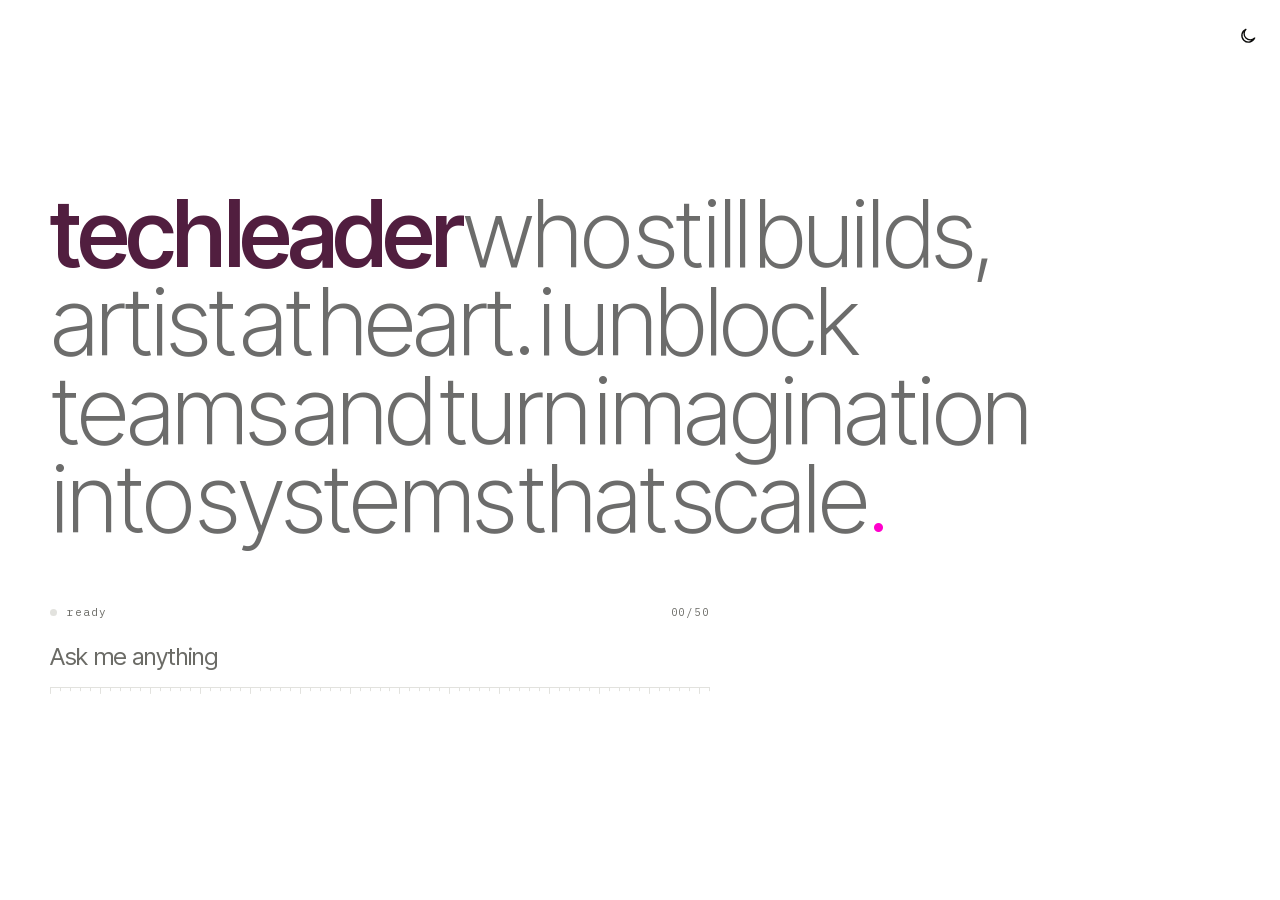
<file: index.html>
<!DOCTYPE html>
<html lang="en">
  <head>
    <meta charset="utf-8">
    <meta name="viewport" content="width=device-width, initial-scale=1.0, viewport-fit=cover">
    <title>Kostis Karampinas - Engineering Lead at Skroutz</title>
    <meta name="author" content="Kostis Karampinas">
    <meta name="robots" content="index, follow, max-image-preview:large, max-snippet:-1">
    <meta name="description" content="Tech leader who still builds, artist at heart. Engineering Lead at Skroutz, leading International across Cyprus, Romania and Bulgaria.">
    <meta name="keywords" content="Kostis Karampinas, Engineering Lead, Tech Lead, Software Engineer, AI-first engineering, Cross-border e-commerce, Film Photography, Skroutz, Greece">
    <meta name="theme-color" media="(prefers-color-scheme: light)" content="#FFFFFF">
    <meta name="theme-color" media="(prefers-color-scheme: dark)" content="#0B0B0A">

    <!-- Open Graph / Facebook -->
    <meta property="og:type" content="profile">
    <meta property="og:url" content="https://kostiskarampinas.com/">
    <meta property="og:title" content="Kostis Karampinas - Engineering Lead at Skroutz">
    <meta property="og:description" content="Tech leader who still builds, artist at heart. Ask me anything.">
    <meta property="og:image" content="https://kostiskarampinas.com/og.png">
    <meta property="og:image:width" content="1200">
    <meta property="og:image:height" content="630">
    <meta property="og:image:type" content="image/png">
    <meta property="og:image:alt" content="Kostis Karampinas: tech leader who still builds, artist at heart, ending in a magenta dot">
    <meta property="og:site_name" content="Kostis Karampinas">
    <meta property="og:locale" content="en_US">
    <meta property="profile:first_name" content="Kostis">
    <meta property="profile:last_name" content="Karampinas">

    <!-- Twitter -->
    <meta name="twitter:card" content="summary_large_image">
    <meta name="twitter:url" content="https://kostiskarampinas.com/">
    <meta name="twitter:title" content="Kostis Karampinas - Engineering Lead at Skroutz">
    <meta name="twitter:description" content="Tech leader who still builds, artist at heart. Ask me anything.">
    <meta name="twitter:image" content="https://kostiskarampinas.com/og.png">
    <meta name="twitter:image:alt" content="Kostis Karampinas: tech leader who still builds, artist at heart, ending in a magenta dot">
    <meta name="twitter:creator" content="@rpk0_">

    <link rel="canonical" href="https://kostiskarampinas.com/">
    <link rel="me" href="https://github.com/rpk0">
    <link rel="me" href="https://linkedin.com/in/kostis-karampinas">
    <link rel="me" href="https://x.com/rpk0_">
    <link rel="me" href="https://www.instagram.com/rpk.io/">
    <link rel="icon" href="/favicon.svg" type="image/svg+xml">
    <link rel="icon" href="/favicon-48.png" sizes="48x48" type="image/png">
    <link rel="apple-touch-icon" href="/apple-touch-icon.png">

    <link rel="preload" href="/fonts/inter-tight-latin.woff2" as="font" type="font/woff2" crossorigin>
    <link rel="stylesheet" href="css/site.css?v=20261101b">

    <!-- Apply a saved light/dark choice before first paint, so the page never flashes the wrong theme -->
    <script>
      try { const t = localStorage.getItem('theme'); if (t === 'dark' || t === 'light') document.documentElement.dataset.theme = t; } catch (e) {}
    </script>

    <!-- Structured Data -->
    <script type="application/ld+json">
    {
      "@context": "https://schema.org",
      "@graph": [
        {
          "@type": "WebSite",
          "@id": "https://kostiskarampinas.com/#website",
          "url": "https://kostiskarampinas.com/",
          "name": "Kostis Karampinas",
          "inLanguage": "en"
        },
        {
          "@type": "ProfilePage",
          "@id": "https://kostiskarampinas.com/#profile",
          "url": "https://kostiskarampinas.com/",
          "name": "Kostis Karampinas - Engineering Lead at Skroutz",
          "isPartOf": { "@id": "https://kostiskarampinas.com/#website" },
          "mainEntity": { "@id": "https://kostiskarampinas.com/#person" }
        },
        {
          "@type": "Person",
          "@id": "https://kostiskarampinas.com/#person",
          "name": "Kostis Karampinas",
          "url": "https://kostiskarampinas.com/",
          "image": "https://kostiskarampinas.com/profile.png",
          "description": "Tech leader who still builds, artist at heart. Senior Software Engineering Lead at Skroutz, leading International across Cyprus, Romania and Bulgaria.",
          "jobTitle": "Senior Software Engineering Lead",
          "worksFor": { "@type": "Organization", "name": "Skroutz", "url": "https://www.skroutz.gr/" },
          "homeLocation": { "@type": "Country", "name": "Greece" },
          "sameAs": [
            "https://github.com/rpk0",
            "https://x.com/rpk0_",
            "https://linkedin.com/in/kostis-karampinas",
            "https://rpk.io",
            "https://www.instagram.com/rpk.io/",
            "https://monobloc.gr/"
          ],
          "knowsAbout": ["Software Engineering", "Engineering Leadership", "AI-assisted Software Engineering", "Cross-border E-commerce", "Ruby", "SEO", "Film Photography"]
        }
      ]
    }
    </script>
  </head>
  <body>
    <button class="theme" id="theme" type="button" aria-label="Switch to dark mode">
      <svg class="moon" viewBox="0 0 24 24" fill="none" stroke="currentColor" stroke-width="1.6" stroke-linecap="round" stroke-linejoin="round" aria-hidden="true"><path d="M20 14.5A8 8 0 1 1 9.5 4a6.5 6.5 0 0 0 10.5 10.5z"/></svg>
      <svg class="sun" viewBox="0 0 24 24" fill="none" stroke="currentColor" stroke-width="1.6" stroke-linecap="round" aria-hidden="true"><circle cx="12" cy="12" r="4"/><path d="M12 2v2.5M12 19.5V22M2 12h2.5M19.5 12H22M4.9 4.9l1.8 1.8M17.3 17.3l1.8 1.8M4.9 19.1l1.8-1.8M17.3 6.7l1.8-1.8"/></svg>
    </button>

    <main class="page">
      <div class="col">
        <h1 class="tag" id="tag">tech leader who still builds, artist at heart. i unblock teams and turn imagination into systems that scale.</h1>

        <section class="ask" id="ask" aria-label="Ask me a question">
          <div class="instrument">
            <div class="readout" aria-hidden="true"><span class="led"></span><span id="status">ready</span><span class="count" id="count">00/50</span></div>
            <form class="field" id="form" autocomplete="off">
              <div class="track">
                <label class="sr" for="q">Ask me anything</label>
                <input id="q" name="q" type="text" placeholder="Ask me anything" enterkeyhint="send" autocomplete="off">
                <div class="scale" id="scale" aria-hidden="true"><span class="mark" id="mark"></span></div>
              </div>
            </form>
            <p class="err" id="err" role="status" hidden></p>
          </div>
          <div class="out" id="out" hidden>
            <p class="asked" id="asked"></p>
            <p class="answer"><span id="answer"></span><span class="caret" id="caret" aria-hidden="true"></span></p>
            <div class="extra" id="extra" hidden></div>
          </div>
          <p class="sr" id="live" aria-live="polite"></p>
          <p class="label" id="label" hidden></p>
          <div class="sugs" id="sugs" hidden></div>
          <a class="escape" id="escape" href="/old/" hidden>not into ai? show me the coding era →</a>
        </section>
        <noscript>
          <p class="nojs">Senior Software Engineering Lead at Skroutz, leading the International team across Cyprus, Romania and Bulgaria. Thirteen years at Skroutz, half hands-on, half leading, with fully AI-driven development. Film photography on <a href="https://rpk.io/">rpk.io</a> and <a href="https://www.instagram.com/rpk.io/">Instagram</a>, furniture made by hand at <a href="https://monobloc.gr/">monobloc</a>. Find me on <a href="https://linkedin.com/in/kostis-karampinas">LinkedIn</a>, <a href="https://github.com/rpk0">GitHub</a> or <a href="https://x.com/rpk0_">X</a>.</p>
        </noscript>
      </div>
    </main>
    <p class="sig">kostis karampinas – greece</p>

    <script src="js/content.js?v=20261101b"></script>
    <script src="js/site.js?v=20261101b"></script>
  </body>
</html>
</file>
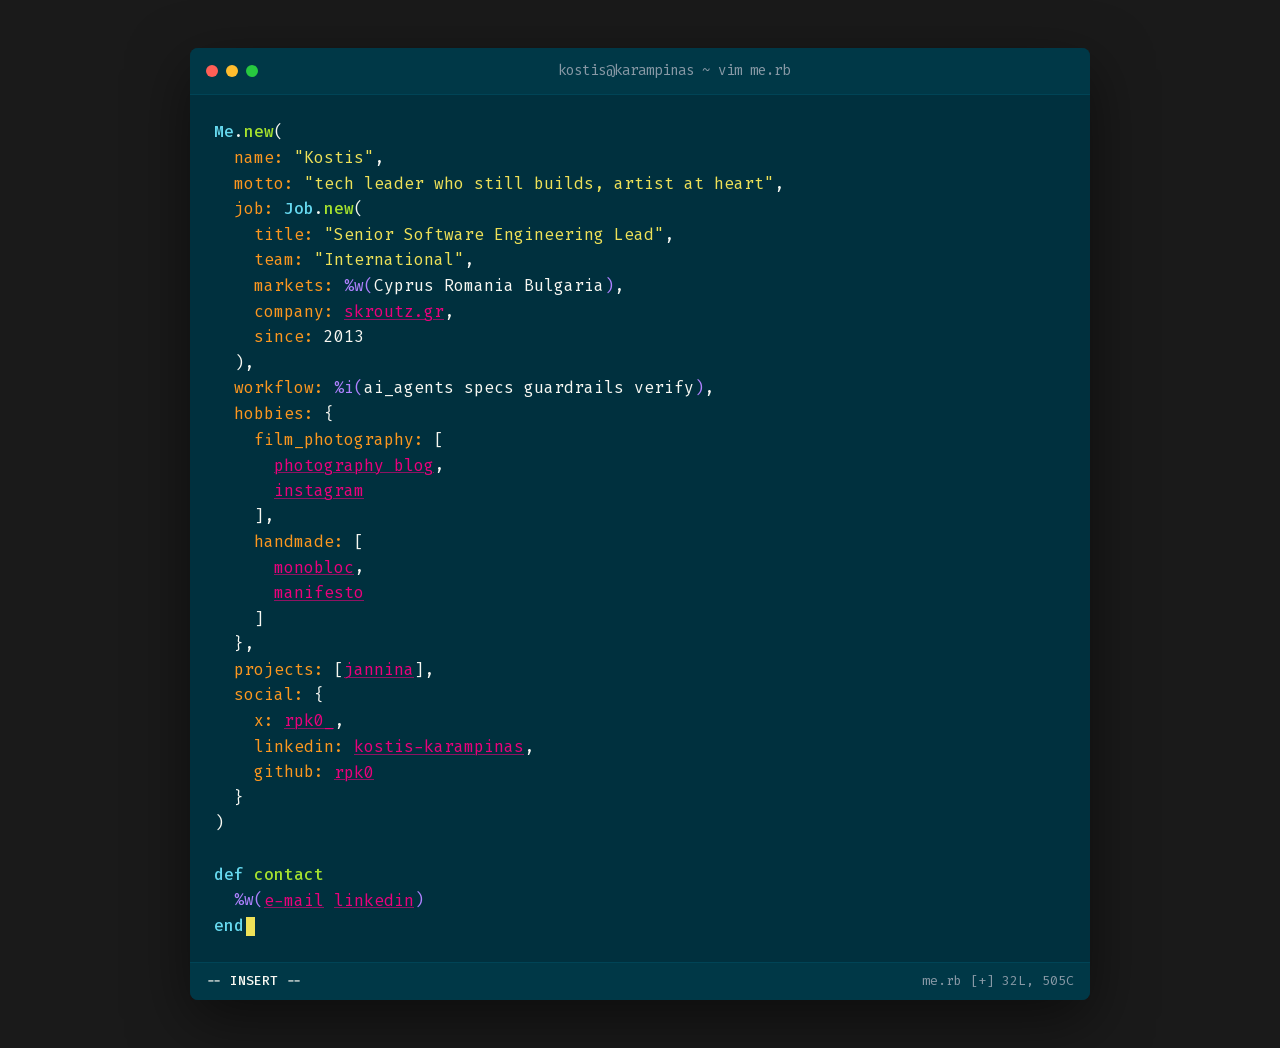
<file: old/index.html>
<!DOCTYPE html>
<html lang="en">
  <head>
    <meta charset="utf-8">
    <meta name="viewport" content="width=device-width, initial-scale=1.0, viewport-fit=cover">
    <meta name="author" content="Kostis Karampinas">
    <meta name="robots" content="noindex, nofollow">
    <meta name="description" content="Kostis Karampinas - Senior Software Engineering Lead at Skroutz, leading International. Film photography and monobloc on the side.">
    <meta name="theme-color" content="#00303e">
    
    <!-- Open Graph / Facebook -->
    <meta property="og:type" content="website">
    <meta property="og:url" content="https://kostiskarampinas.com/old/">
    <meta property="og:title" content="Kostis Karampinas - Engineering Lead">
    <meta property="og:description" content="The old vim homepage of Kostis Karampinas.">
    <meta property="og:image" content="https://kostiskarampinas.com/profile.png">
    <meta property="og:site_name" content="Kostis Karampinas">
    
    <!-- Twitter -->
    <meta name="twitter:card" content="summary">
    <meta name="twitter:url" content="https://kostiskarampinas.com/old/">
    <meta name="twitter:title" content="Kostis Karampinas - Engineering Lead">
    <meta name="twitter:description" content="The old vim homepage of Kostis Karampinas.">
    <meta name="twitter:image" content="https://kostiskarampinas.com/profile.png">
    <meta name="twitter:creator" content="@rpk0_">
    
    <title>Kostis Karampinas - Engineering Lead</title>
    <link rel="canonical" href="https://kostiskarampinas.com/old/">
    <link rel="icon" href="/favicon.svg" type="image/svg+xml">
    <link rel="icon" href="/favicon-48.png" sizes="48x48" type="image/png">
    <link rel="apple-touch-icon" href="/apple-touch-icon.png">
    <link rel="preload" href="/fonts/fira-code-latin.woff2" as="font" type="font/woff2" crossorigin>
    <link rel="stylesheet" href="css/main.css?v=20261026">
  </head>
  <body>
    <div class="terminal-window">
      <div class="terminal-header">
        <div class="terminal-buttons">
          <span class="terminal-button close"></span>
          <span class="terminal-button minimize"></span>
          <span class="terminal-button maximize"></span>
        </div>
        <div class="terminal-title">kostis@karampinas ~ vim me.rb</div>
      </div>
      <main class="terminal-content">
        <pre><code class="language-ruby"><span class="line"><span class="def">Me</span>.<span class="def_name">new</span>(</span><span class="line indent"><span class="hash_key">name:</span> <span class="string">"Kostis"</span>,</span><span class="line indent"><span class="hash_key">motto:</span> <span class="string">"tech leader who still builds, artist at heart"</span>,</span><span class="line indent"><span class="hash_key">job:</span> <span class="def">Job</span>.<span class="def_name">new</span>(</span><span class="line indent-2"><span class="hash_key">title:</span> <span class="string">"Senior Software Engineering Lead"</span>,</span><span class="line indent-2"><span class="hash_key">team:</span> <span class="string">"International"</span>,</span><span class="line indent-2"><span class="hash_key">markets:</span> <span class="s2">%w(</span>Cyprus Romania Bulgaria<span class="s2">)</span>,</span><span class="line indent-2"><span class="hash_key">company:</span> <a href="https://www.skroutz.gr/" rel="noopener" target="_blank">skroutz.gr</a>,</span><span class="line indent-2"><span class="hash_key">since:</span> 2013</span><span class="line indent">),</span><span class="line indent"><span class="hash_key">workflow:</span> <span class="s2">%i(</span>ai_agents specs guardrails verify<span class="s2">)</span>,</span><span class="line indent"><span class="hash_key">hobbies:</span> {</span><span class="line indent-2"><span class="hash_key">film_photography:</span> [</span><span class="line indent-3"><a href="https://rpk.io/" rel="noopener" target="_blank">photography blog</a>,</span><span class="line indent-3"><a href="https://www.instagram.com/rpk.io/" rel="noopener" target="_blank">instagram</a></span><span class="line indent-2">],</span><span class="line indent-2"><span class="hash_key">handmade:</span> [</span><span class="line indent-3"><a href="https://monobloc.gr/" rel="noopener" target="_blank">monobloc</a>,</span><span class="line indent-3"><a href="https://monobloc.gr/manifesto" rel="noopener" target="_blank">manifesto</a></span><span class="line indent-2">]</span><span class="line indent">},</span><span class="line indent"><span class="hash_key">projects:</span> [<a href="https://jannina.kostiskarampinas.com/" rel="noopener" target="_blank">jannina</a>],</span><span class="line indent"><span class="hash_key">social:</span> {</span><span class="line indent-2"><span class="hash_key">x:</span> <a href="https://x.com/rpk0_" rel="noopener" target="_blank">rpk0_</a>,</span><span class="line indent-2"><span class="hash_key">linkedin:</span> <a href="https://linkedin.com/in/kostis-karampinas" rel="noopener" target="_blank">kostis-karampinas</a>,</span><span class="line indent-2"><span class="hash_key">github:</span> <a href="https://github.com/rpk0/" rel="noopener" target="_blank">rpk0</a></span><span class="line indent">}</span><span class="line">)</span><span class="line empty">&nbsp;</span><span class="line"><span class="def">def</span> <span class="def_name">contact</span></span><span class="line indent"><span class="s2">%w(</span><a href="#" id="email-link" title="Click to reveal e-mail address" rel="noopener">e-mail</a> <a href="https://www.linkedin.com/messaging/compose/?recipient=kostis-karampinas-8029044b" rel="noopener" target="_blank">linkedin</a><span class="s2">)</span></span><span class="line"><span class="def">end</span><span class="cursor"></span></span></code></pre>
        <script>
          // Anti-spam email obfuscation
          (function() {
            const u = 'kostis.karampinas';
            const d = 'gmail.com';
            const link = document.getElementById('email-link');
            link.href = 'mailto:' + u + String.fromCharCode(64) + d;
            link.onclick = function(e) {
              e.preventDefault();
              window.location.href = this.href;
            };
          })();
        </script>
      </main>
      <div class="terminal-footer">
        <span class="footer-mode">-- INSERT --</span>
        <span class="footer-info">me.rb [+] 32L, 505C</span>
      </div>
    </div>
  </body>
</html>
</file>
<file: css/site.css>
/* kostiskarampinas.com
   Layout: one quiet left-aligned column. A tagline, then a single input. Nothing else.
   The only colour on the page is the magenta dot, the page's pet. */
/* fonts are self-hosted: latin and latin-ext only */
/* IBM Plex Mono, latin-ext */
@font-face {
  font-family: 'IBM Plex Mono';
  font-style: normal;
  font-weight: 400;
  font-display: swap;
  src: url(/fonts/ibm-plex-mono-latin-ext.woff2) format('woff2');
  unicode-range: U+0100-02BA, U+02BD-02C5, U+02C7-02CC, U+02CE-02D7, U+02DD-02FF, U+0304, U+0308, U+0329, U+1D00-1DBF, U+1E00-1E9F, U+1EF2-1EFF, U+2020, U+20A0-20AB, U+20AD-20C4, U+2113, U+2C60-2C7F, U+A720-A7FF;
}
/* IBM Plex Mono, latin */
@font-face {
  font-family: 'IBM Plex Mono';
  font-style: normal;
  font-weight: 400;
  font-display: swap;
  src: url(/fonts/ibm-plex-mono-latin.woff2) format('woff2');
  unicode-range: U+0000-00FF, U+0131, U+0152-0153, U+02BB-02BC, U+02C6, U+02DA, U+02DC, U+0304, U+0308, U+0329, U+2000-206F, U+20AC, U+2122, U+2191, U+2193, U+2212, U+2215, U+FEFF, U+FFFD;
}
/* IBM Plex Mono, latin-ext */
@font-face {
  font-family: 'IBM Plex Mono';
  font-style: normal;
  font-weight: 500;
  font-display: swap;
  src: url(/fonts/ibm-plex-mono-latin-ext.woff2) format('woff2');
  unicode-range: U+0100-02BA, U+02BD-02C5, U+02C7-02CC, U+02CE-02D7, U+02DD-02FF, U+0304, U+0308, U+0329, U+1D00-1DBF, U+1E00-1E9F, U+1EF2-1EFF, U+2020, U+20A0-20AB, U+20AD-20C4, U+2113, U+2C60-2C7F, U+A720-A7FF;
}
/* IBM Plex Mono, latin */
@font-face {
  font-family: 'IBM Plex Mono';
  font-style: normal;
  font-weight: 500;
  font-display: swap;
  src: url(/fonts/ibm-plex-mono-latin.woff2) format('woff2');
  unicode-range: U+0000-00FF, U+0131, U+0152-0153, U+02BB-02BC, U+02C6, U+02DA, U+02DC, U+0304, U+0308, U+0329, U+2000-206F, U+20AC, U+2122, U+2191, U+2193, U+2212, U+2215, U+FEFF, U+FFFD;
}
/* Inter Tight, latin-ext */
@font-face {
  font-family: 'Inter Tight';
  font-style: normal;
  font-weight: 100 900;
  font-display: swap;
  src: url(/fonts/inter-tight-latin-ext.woff2) format('woff2');
  unicode-range: U+0100-02BA, U+02BD-02C5, U+02C7-02CC, U+02CE-02D7, U+02DD-02FF, U+0304, U+0308, U+0329, U+1D00-1DBF, U+1E00-1E9F, U+1EF2-1EFF, U+2020, U+20A0-20AB, U+20AD-20C4, U+2113, U+2C60-2C7F, U+A720-A7FF;
}
/* Inter Tight, latin */
@font-face {
  font-family: 'Inter Tight';
  font-style: normal;
  font-weight: 100 900;
  font-display: swap;
  src: url(/fonts/inter-tight-latin.woff2) format('woff2');
  unicode-range: U+0000-00FF, U+0131, U+0152-0153, U+02BB-02BC, U+02C6, U+02DA, U+02DC, U+0304, U+0308, U+0329, U+2000-206F, U+20AC, U+2122, U+2191, U+2193, U+2212, U+2215, U+FEFF, U+FFFD;
}

:root {
  --bg: #FFFFFF;
  --fg: #0B0B0A;
  --muted: #6B6B66;
  --line: #E2E2DE;
  --signal: #FF00C8;
  --rest: 260;
  --peak: 820;
  --rest-em: 560; /* the words the eye should land on first */
  --word-gap: -0.17em; /* tighter than a normal space: words run together and take a beat to read */
  --font: 'Inter Tight', 'Helvetica Neue', Arial, sans-serif;
  --mono: 'IBM Plex Mono', ui-monospace, Menlo, monospace;
  color-scheme: light;
}
@media (prefers-color-scheme: dark) {
  :root:not([data-theme="light"]) { --bg: #0B0B0A; --fg: #EDEDEA; --muted: #8E8E88; --line: #2A2A27; --rest: 280; --rest-em: 580; color-scheme: dark; }
}
/* fluo magenta: wide-gamut screens get a pink sRGB can't show */
@supports (color: color(display-p3 1 0 1)) { :root { --signal: color(display-p3 1 0 0.78); } }
:root[data-theme="dark"] { --bg: #0B0B0A; --fg: #EDEDEA; --muted: #8E8E88; --line: #2A2A27; --rest: 280; --rest-em: 580; color-scheme: dark; }

*, *::before, *::after { box-sizing: border-box; }
[hidden] { display: none !important; }
html, body { margin: 0; }
/* Every size is in rem: 16px up to 1920px wide, then the whole layout grows with the screen (2560: ~21px, 4K: 32px) */
html { font-size: clamp(16px, 0.8333vw, 32px); }
html, body { min-height: 100%; }
body { background: var(--bg); color: var(--fg); font-family: var(--font); -webkit-font-smoothing: antialiased; }
::selection { background: var(--fg); color: var(--bg); }

::view-transition-old(root), ::view-transition-new(root) { animation: none; mix-blend-mode: normal; }

.page {
  box-sizing: border-box;
  min-height: 100%;
  display: flex;
  justify-content: center;
  padding-left: max(1rem, env(safe-area-inset-left, 0rem));
  padding-right: max(1rem, env(safe-area-inset-right, 0rem));
  padding-block: clamp(6.5rem, 21vh, 13.75rem) 4.5rem;
}
.col { width: 100%; max-width: 73.75rem; display: flex; flex-direction: column; gap: clamp(2.5rem, 7vh, 4.5rem); min-width: 0; container-type: inline-size; }

.tag {
  margin: 0;
  /* sized from the column, not the viewport: the longest line (10.4em) always fits, so the four lines never re-wrap */
  font-size: min(5.875rem, 9.2cqi);
  line-height: 0.94;
  letter-spacing: -0.04em;
  word-spacing: var(--word-gap);
  font-weight: var(--rest);
  white-space: nowrap;
}
.tag .w { display: inline-block; white-space: nowrap; }
.tag .c { display: inline-block; text-align: center; }
@media (prefers-reduced-motion: no-preference) { .tag .c { opacity: .6; } }
/* the one bright thing on the page: the final full stop */
.tag .dot { color: var(--signal); cursor: pointer; }
/* once there is an answer, the tagline steps back so the answer leads; hovering brings it back */
.tag { transition: opacity .9s cubic-bezier(.2,.7,0,1); }
.col.has-answer .tag { opacity: .2; }
.col.has-answer .tag:hover { opacity: 1; }
@media (hover: none) { .col.has-answer.at-top .tag { opacity: 1; } }

.ask { max-width: 62.5rem; display: flex; flex-direction: column; gap: 1.625rem; }
/* ---- the instrument ---- */
.instrument { max-width: 41.25rem; display: flex; flex-direction: column; gap: 0.375rem; }
.readout {
  display: flex; align-items: center; gap: 0.625rem;
  font-family: var(--mono); font-size: 0.6875rem; letter-spacing: .08em; color: var(--muted);
  font-variant-numeric: tabular-nums;
}
.led { width: 0.4375rem; height: 0.4375rem; border-radius: 50%; background: var(--line); transition: background-color .3s, box-shadow .3s; }
.ask.is-focus .led, .ask.busy .led { background: var(--fg); }
.readout .count { margin-left: auto; transition: color .2s; }
.readout .count.full { color: var(--fg); }
.err { margin: 0.5rem 0 0; font-family: var(--mono); font-size: 0.75rem; letter-spacing: .02em; color: var(--fg); animation: fadeup .3s cubic-bezier(.2,.7,0,1) both; }
.field.nudge { animation: nudge .38s cubic-bezier(.3,.7,.4,1); }
@keyframes nudge { 0%, 100% { transform: none; } 20% { transform: translateX(-0.4375rem); } 45% { transform: translateX(0.375rem); } 70% { transform: translateX(-0.1875rem); } }

.field { display: flex; align-items: center; gap: 1.125rem; }
.track { flex: 1; min-width: 0; display: flex; flex-direction: column; }
.scale { position: relative; height: 1.375rem; border-top: 1px solid var(--line); transition: border-color .4s; }
.ask.is-focus .scale { border-top-color: var(--fg); }
.tick {
  position: absolute; top: 0; width: 1px; height: 0.4375rem; background: var(--line);
  transform-origin: top; transform: scaleY(.45);
  transition: transform .6s cubic-bezier(.3,1.6,.5,1) calc(var(--i) * 6ms), background-color .15s;
}
.tick.major { height: 0.8125rem; }
.ask.is-focus .tick, .ask.busy .tick { transform: scaleY(1); }
.tick.lit { background: var(--fg); }
.mark {
  position: absolute; left: 0; bottom: 0; width: 0; height: 0;
  border-left: 0.25rem solid transparent; border-right: 0.25rem solid transparent; border-bottom: 0.375rem solid var(--fg);
  opacity: 0; transition: transform .25s cubic-bezier(.2,.7,0,1), opacity .3s;
}
.ask.is-focus .mark { opacity: 1; }
.pet-alive .mark { display: none; }

.field input {
  width: 100%; min-width: 0; height: 3.875rem; padding: 0; border: 0; background: transparent;
  color: var(--fg); caret-color: var(--fg);
  font-family: inherit; font-size: clamp(1.1875rem, 1.9vw, 1.5rem); font-weight: 400; letter-spacing: -0.015em;
}
.field input::placeholder { color: var(--muted); transition: color .4s; }
.field input:focus::placeholder { color: var(--line); }
.field input:focus { outline: none; }

.out { display: flex; flex-direction: column; gap: 0.75rem; }
.out.reveal .asked { animation: fadeup .5s cubic-bezier(.2,.7,0,1) both; }
.out .asked { margin: 0; font-size: 0.875rem; color: var(--muted); }
/* rich answers: a CV timeline and project links, same quiet type system */
.extra { display: flex; flex-direction: column; gap: 1.375rem; max-width: 47.5rem; margin-top: 0.625rem; }
.extra ol, .extra ul { list-style: none; margin: 0; padding: 0; border-top: 1px solid var(--line); }
.extra li { padding: 0.875rem 0; border-bottom: 1px solid var(--line); animation: fadeup .5s cubic-bezier(.2,.7,0,1) both; animation-delay: calc(var(--d, 0ms) + var(--i) * 70ms); }
.cv li { display: grid; grid-template-columns: 10em minmax(0, 1fr); gap: 0.25rem 1.5rem; align-items: baseline; }
.cv .when { font-family: var(--mono); font-size: 0.75rem; letter-spacing: .02em; color: var(--muted); font-variant-numeric: tabular-nums; }
.cv .when b { font-weight: 500; color: var(--fg); }
.cv .what { display: flex; flex-wrap: wrap; align-items: baseline; gap: 0.125rem 0.625rem; min-width: 0; }
.cv .role { font-size: 1.1875rem; font-weight: 500; letter-spacing: -0.015em; }
.cv .current .role { font-weight: 650; }
.cv .org { font-size: 1.0625rem; color: var(--muted); }
.extra .note { flex-basis: 100%; display: block; font-size: 0.875rem; color: var(--muted); margin-top: 0.125rem; }
.extra .note b { font-weight: inherit; color: color-mix(in srgb, var(--fg) 60%, var(--muted)); }
.links .link { display: grid; grid-template-columns: minmax(0, 1fr) auto auto; align-items: baseline; gap: 1rem; color: var(--fg); text-decoration: none; }
.links .lbl { font-size: 1.375rem; font-weight: 500; letter-spacing: -0.02em; }
.links .host { font-family: var(--mono); font-size: 0.75rem; color: var(--muted); overflow-wrap: anywhere; }
.links .arr { font-size: 1.125rem; transition: transform .35s cubic-bezier(.3,1.6,.5,1); }
.links a.link:hover .lbl, .links a.link:focus-visible .lbl { text-decoration: underline; text-underline-offset: 0.375rem; text-decoration-thickness: 1px; }
.links a.link:hover .arr { transform: translate(0.1875rem, -0.1875rem); }
.links .copy { min-height: 2rem; padding: 0 0.625rem; border: 1px solid var(--line); border-radius: 62.4375rem; background: transparent; color: var(--fg); font-family: var(--mono); font-size: 0.6875rem; cursor: pointer; }
.links .copy:hover { border-color: var(--fg); }
@media (max-width: 640px) {
  .cv li { grid-template-columns: minmax(0, 1fr); }
  .links .link { grid-template-columns: minmax(0, 1fr) auto; }
  .links .host { grid-column: 1 / -1; grid-row: 2; }
}
.out .answer { margin: 0; font-size: clamp(1.625rem, 3.1vw, 2.625rem); line-height: 1.16; font-weight: 420; letter-spacing: -0.03em; max-width: 24em; text-wrap: pretty; }
/* an invisible marker at the end of the answer, sitting on the baseline: the dot rides it and becomes the full stop */
.caret { display: inline-block; width: 0; height: 0; }
.answer .w { animation: wordin .45s ease-out backwards; animation-delay: var(--i); }
@keyframes wordin { from { opacity: 0; filter: blur(0.08em); } }

/* ---- the dot: the page's pet ---- */
.pet { position: absolute; left: 0; top: 0; z-index: 6; border-radius: 50%; background: var(--signal); cursor: pointer; will-change: transform; }
.pet::after { content: ""; position: absolute; inset: -0.75rem; border-radius: 50%; }
/* lights out: it glows for a moment */
.pet.glow { animation: glow 1.6s cubic-bezier(.2,.7,0,1); }
@keyframes glow {
  0% { box-shadow: 0 0 0 0 transparent; }
  30% { box-shadow: 0 0 0 0.375rem color-mix(in srgb, var(--signal) 22%, transparent), 0 0 1.75rem 0.5rem color-mix(in srgb, var(--signal) 40%, transparent); }
  100% { box-shadow: 0 0 0 0 transparent; }
}
.zz { position: absolute; left: 0; top: 0; z-index: 6; pointer-events: none; font-family: var(--mono); font-size: 0.75rem; color: var(--muted); }
.zz span { display: inline-block; animation: zz 2.4s ease-in-out infinite; }
.zz span + span { animation-delay: 1.2s; }
@keyframes zz { 0% { opacity: 0; transform: translate(0, 0.25rem); } 30% { opacity: 1; } 100% { opacity: 0; transform: translate(0.625rem, -1rem); } }

.label { margin: 0; font-size: 0.8125rem; color: var(--muted); }
/* without JS: a plain bio in place of the instrument */
.nojs { max-width: 40rem; font-size: 1.125rem; line-height: 1.5; color: var(--muted); }
.nojs a { color: var(--fg); }
.sugs { display: flex; flex-wrap: wrap; gap: 0 1.75rem; }
.sugs button {
  min-height: 2.75rem; padding: 0; border: 0; background: transparent; color: var(--muted);
  font-family: inherit; font-size: 1.0625rem; letter-spacing: -0.01em; text-align: left; cursor: pointer;
  animation: fadeup .5s cubic-bezier(.2,.7,0,1) both; animation-delay: calc(var(--d, 0ms) + var(--i) * 55ms);
  transition: color .2s;
}
.sugs button:hover, .sugs button:focus-visible { color: var(--fg); text-decoration: underline; text-underline-offset: 0.375rem; text-decoration-thickness: 1px; }
/* the way back to the old vim page, after the questions */
.escape {
  align-self: flex-start; padding-block: 0.75rem; font-family: var(--mono); font-size: 0.8125rem; color: var(--muted); text-decoration: none;
  animation: fadeup .5s cubic-bezier(.2,.7,0,1) both; animation-delay: calc(var(--d, 0ms) + (var(--n, 0) + 1) * 55ms);
}
.escape:hover, .escape:focus-visible { color: var(--fg); text-decoration: underline; text-underline-offset: 0.3rem; text-decoration-thickness: 1px; }

.theme {
  position: absolute; z-index: 5;
  top: calc(env(safe-area-inset-top, 0rem) + 0.875rem);
  right: max(0.625rem, env(safe-area-inset-right, 0rem));
  width: 2.75rem; height: 2.75rem; padding: 0; border: 0; border-radius: 50%;
  display: grid; place-items: center; background: transparent; color: var(--fg); cursor: pointer;
  transition: transform .5s cubic-bezier(.3,1.6,.5,1);
}
.theme:hover { transform: rotate(-25deg); }
.theme svg { width: 1.25rem; height: 1.25rem; }
.theme .sun { display: none; }
.theme[data-mode="dark"] .sun { display: block; }
.theme[data-mode="dark"] .moon { display: none; }

button:focus-visible, a:focus-visible { outline: 1px solid var(--fg); outline-offset: 0.25rem; }
.sr { position: absolute; width: 1px; height: 1px; overflow: hidden; clip: rect(0 0 0 0); white-space: nowrap; }

@keyframes fadeup { from { opacity: 0; transform: translateY(0.5rem); } to { opacity: 1; transform: none; } }

.sig {
  position: fixed; z-index: 4; display: none;
  right: max(1rem, env(safe-area-inset-right, 0rem)); bottom: calc(env(safe-area-inset-bottom, 0rem) + 1.5rem);
  writing-mode: vertical-rl; transform: rotate(180deg);
  font-family: var(--mono); font-size: 0.6875rem; letter-spacing: .14em; color: var(--muted);
}
@media (min-width: 1300px) { .sig { display: block; } }

@media (max-width: 640px) {
  .sugs { flex-direction: column; align-items: flex-start; }
  .sugs button { font-size: 1.0625rem; }
}
@media (prefers-reduced-motion: reduce) {
  .theme, .tick, .mark { transition: none; }
  .extra li, .out.reveal .asked, .answer .w { animation: none; }
  .sugs button, .escape { animation: none; }
  .caret { animation: none; }
}
</file>
<file: old/css/main.css>
/* fonts are self-hosted: latin and latin-ext only */
/* Fira Code, latin-ext */
@font-face {
  font-family: 'Fira Code';
  font-style: normal;
  font-weight: 400;
  font-display: swap;
  src: url(/fonts/fira-code-latin-ext.woff2) format('woff2');
  unicode-range: U+0100-02BA, U+02BD-02C5, U+02C7-02CC, U+02CE-02D7, U+02DD-02FF, U+0304, U+0308, U+0329, U+1D00-1DBF, U+1E00-1E9F, U+1EF2-1EFF, U+2020, U+20A0-20AB, U+20AD-20C4, U+2113, U+2C60-2C7F, U+A720-A7FF;
}
/* Fira Code, latin */
@font-face {
  font-family: 'Fira Code';
  font-style: normal;
  font-weight: 400;
  font-display: swap;
  src: url(/fonts/fira-code-latin.woff2) format('woff2');
  unicode-range: U+0000-00FF, U+0131, U+0152-0153, U+02BB-02BC, U+02C6, U+02DA, U+02DC, U+0304, U+0308, U+0329, U+2000-206F, U+20AC, U+2122, U+2191, U+2193, U+2212, U+2215, U+FEFF, U+FFFD;
}
/* Fira Code, latin-ext */
@font-face {
  font-family: 'Fira Code';
  font-style: normal;
  font-weight: 500;
  font-display: swap;
  src: url(/fonts/fira-code-latin-ext.woff2) format('woff2');
  unicode-range: U+0100-02BA, U+02BD-02C5, U+02C7-02CC, U+02CE-02D7, U+02DD-02FF, U+0304, U+0308, U+0329, U+1D00-1DBF, U+1E00-1E9F, U+1EF2-1EFF, U+2020, U+20A0-20AB, U+20AD-20C4, U+2113, U+2C60-2C7F, U+A720-A7FF;
}
/* Fira Code, latin */
@font-face {
  font-family: 'Fira Code';
  font-style: normal;
  font-weight: 500;
  font-display: swap;
  src: url(/fonts/fira-code-latin.woff2) format('woff2');
  unicode-range: U+0000-00FF, U+0131, U+0152-0153, U+02BB-02BC, U+02C6, U+02DA, U+02DC, U+0304, U+0308, U+0329, U+2000-206F, U+20AC, U+2122, U+2191, U+2193, U+2212, U+2215, U+FEFF, U+FFFD;
}

/* CSS Reset and Base Styles */
*,
*::before,
*::after {
  box-sizing: border-box;
}

:root {
  --bg-color: #00303e;
  --text-color: #f8f8f2;
  --keyword-color: #66d9ef;
  --method-color: #a6e22e;
  --key-color: #fd971f;
  --string-color: #efe158;
  --special-color: #ae81ff;
  --link-color: #ec007c;
  --link-hover-bg: #0096c1;
  --link-hover-text: #00303e;
  --indent-size: 2ch;
}

html {
  height: 100%;
}

body {
  min-height: 100vh;
  margin: 0;
  padding: clamp(1rem, 5vw, 3rem);
  background: #1a1a1a;
  color: var(--text-color);
  font-family: 'Fira Code', 'Monaco', 'Courier New', monospace;
  font-size: 16px;
  line-height: 1.6;
  display: flex;
  align-items: center;
  justify-content: center;
  -webkit-font-smoothing: antialiased;
  -moz-osx-font-smoothing: grayscale;
}

/* Terminal Window */
.terminal-window {
  max-width: 900px;
  width: 100%;
  background: var(--bg-color);
  border-radius: 8px;
  box-shadow: 0 20px 60px rgba(0, 0, 0, 0.5);
  overflow: hidden;
  display: flex;
  flex-direction: column;
}

/* Terminal Header */
.terminal-header {
  background: #003847;
  padding: 0.75rem 1rem;
  display: flex;
  align-items: center;
  gap: 1rem;
  border-bottom: 1px solid #004456;
}

.terminal-buttons {
  display: flex;
  gap: 0.5rem;
}

.terminal-button {
  width: 12px;
  height: 12px;
  border-radius: 50%;
  display: inline-block;
}

.terminal-button.close {
  background: #ff5f56;
}

.terminal-button.minimize {
  background: #ffbd2e;
}

.terminal-button.maximize {
  background: #27c93f;
}

.terminal-title {
  color: #8899a6;
  font-size: 14px;
  flex: 1;
  text-align: center;
  user-select: none;
}

/* Terminal Content */
.terminal-content {
  padding: clamp(1rem, 3vw, 1.5rem);
  overflow-x: auto;
  overflow-y: auto;
  flex: 1;
  min-height: 0;
  line-height: 1.6;
}

/* Terminal Footer (Vim status bar) */
.terminal-footer {
  background: #003847;
  padding: 0.5rem 1rem;
  display: flex;
  justify-content: space-between;
  align-items: center;
  font-size: 13px;
  color: #8899a6;
  border-top: 1px solid #004456;
}

.footer-mode {
  color: var(--text-color);
  font-weight: 500;
}

.footer-info {
  color: #8899a6;
}

pre {
  margin: 0;
  font-family: inherit;
  font-size: inherit;
  line-height: inherit;
}

code {
  font-family: inherit;
  font-size: inherit;
  display: block;
}

/* Line Styles */
.line {
  display: block;
  white-space: pre-wrap;
  word-break: break-word;
}

.line.empty {
  min-height: 1em;
}

/* Cursor */
.cursor {
  display: inline-block;
  width: 0.6em;
  height: 1.2em;
  background-color: var(--string-color);
  margin-left: 0.1em;
  animation: blink 1s step-end infinite;
  vertical-align: text-bottom;
}

@keyframes blink {
  0%, 50% {
    opacity: 1;
  }
  51%, 100% {
    opacity: 0;
  }
}

/* Indentation */
.indent {
  padding-left: calc(var(--indent-size) * 1);
}

.indent-2 {
  padding-left: calc(var(--indent-size) * 2);
}

.indent-3 {
  padding-left: calc(var(--indent-size) * 3);
}

/* Syntax Highlighting */
.def {
  color: var(--keyword-color);
  font-weight: 500;
}

.def_name {
  color: var(--method-color);
  font-weight: 500;
}

.hash_key {
  color: var(--key-color);
}

.string {
  color: var(--string-color);
}

.s2 {
  color: var(--special-color);
}

/* Links */
a {
  color: var(--link-color);
  text-decoration: underline;
  text-decoration-thickness: 1px;
  text-underline-offset: 2px;
  text-decoration-color: rgba(236, 0, 124, 0.6);
  transition: background-color 0.2s ease, color 0.2s ease, text-decoration-color 0.2s ease;
  padding: 0.1em 0.2em;
  margin: -0.1em -0.2em;
  border-radius: 2px;
}

a:hover,
a:focus {
  background-color: var(--link-hover-bg);
  color: var(--link-hover-text);
  text-decoration-color: var(--link-hover-text);
  outline: none;
}

a:focus-visible {
  outline: 2px solid var(--link-color);
  outline-offset: 2px;
}

/* Mobile Optimizations */
@media screen and (max-width: 768px) {
  body {
    font-size: 14px;
    padding: 0;
    align-items: flex-start;
    /* Use dynamic viewport height for mobile browsers */
    min-height: 100dvh;
  }

  .terminal-window {
    border-radius: 0;
    /* Use dynamic viewport height that accounts for mobile browser UI */
    min-height: 100dvh;
    height: 100dvh;
    max-width: 100%;
    /* Add safe area padding for notched/rounded screens */
    padding-bottom: env(safe-area-inset-bottom);
  }

  .terminal-header {
    padding: 0.5rem 0.75rem;
    /* Safe area for notches/camera cutouts */
    padding-top: max(0.5rem, env(safe-area-inset-top));
    padding-left: max(0.75rem, env(safe-area-inset-left));
    padding-right: max(0.75rem, env(safe-area-inset-right));
  }

  .terminal-title {
    font-size: 12px;
  }

  .terminal-content {
    padding: 1rem;
    padding-left: max(1rem, env(safe-area-inset-left));
    padding-right: max(1rem, env(safe-area-inset-right));
    /* Ensure content doesn't get cut off at bottom */
    padding-bottom: max(1rem, calc(env(safe-area-inset-bottom) + 0.5rem));
  }

  .terminal-footer {
    font-size: 11px;
    padding: 0.4rem 0.75rem;
    padding-left: max(0.75rem, env(safe-area-inset-left));
    padding-right: max(0.75rem, env(safe-area-inset-right));
    /* Keep footer above rounded screen edges */
    padding-bottom: max(0.4rem, calc(env(safe-area-inset-bottom) + 0.25rem));
  }

  :root {
    --indent-size: 1.5ch;
  }
  
  /* Fallback for browsers that don't support dvh */
  @supports not (height: 100dvh) {
    .terminal-window {
      min-height: 100vh;
      height: 100vh;
    }
  }
}

@media screen and (max-width: 480px) {
  body {
    font-size: 13px;
  }

  .terminal-button {
    width: 10px;
    height: 10px;
  }

  .terminal-title {
    font-size: 11px;
  }

  .terminal-content {
    padding: 0.75rem;
    padding-left: max(0.75rem, env(safe-area-inset-left));
    padding-right: max(0.75rem, env(safe-area-inset-right));
    /* Slightly reduce bottom padding on very small screens */
    padding-bottom: max(0.75rem, calc(env(safe-area-inset-bottom) + 0.25rem));
  }

  .terminal-footer {
    flex-direction: column;
    align-items: flex-start;
    gap: 0.25rem;
    font-size: 10px;
    padding: 0.35rem 0.75rem;
    padding-left: max(0.75rem, env(safe-area-inset-left));
    padding-right: max(0.75rem, env(safe-area-inset-right));
    /* Ensure footer text stays above rounded corners */
    padding-bottom: max(0.35rem, calc(env(safe-area-inset-bottom) + 0.25rem));
  }

  .line {
    white-space: pre-wrap;
  }

  a {
    display: inline-block;
    margin: 0.1em 0;
  }
}

/* Accessibility */
@media (prefers-reduced-motion: reduce) {
  *,
  *::before,
  *::after {
    animation-duration: 0.01ms !important;
    animation-iteration-count: 1 !important;
    transition-duration: 0.01ms !important;
  }
}

/* High contrast mode support */
@media (prefers-contrast: high) {
  a:hover,
  a:focus {
    outline: 2px solid currentColor;
  }
}
</file>
